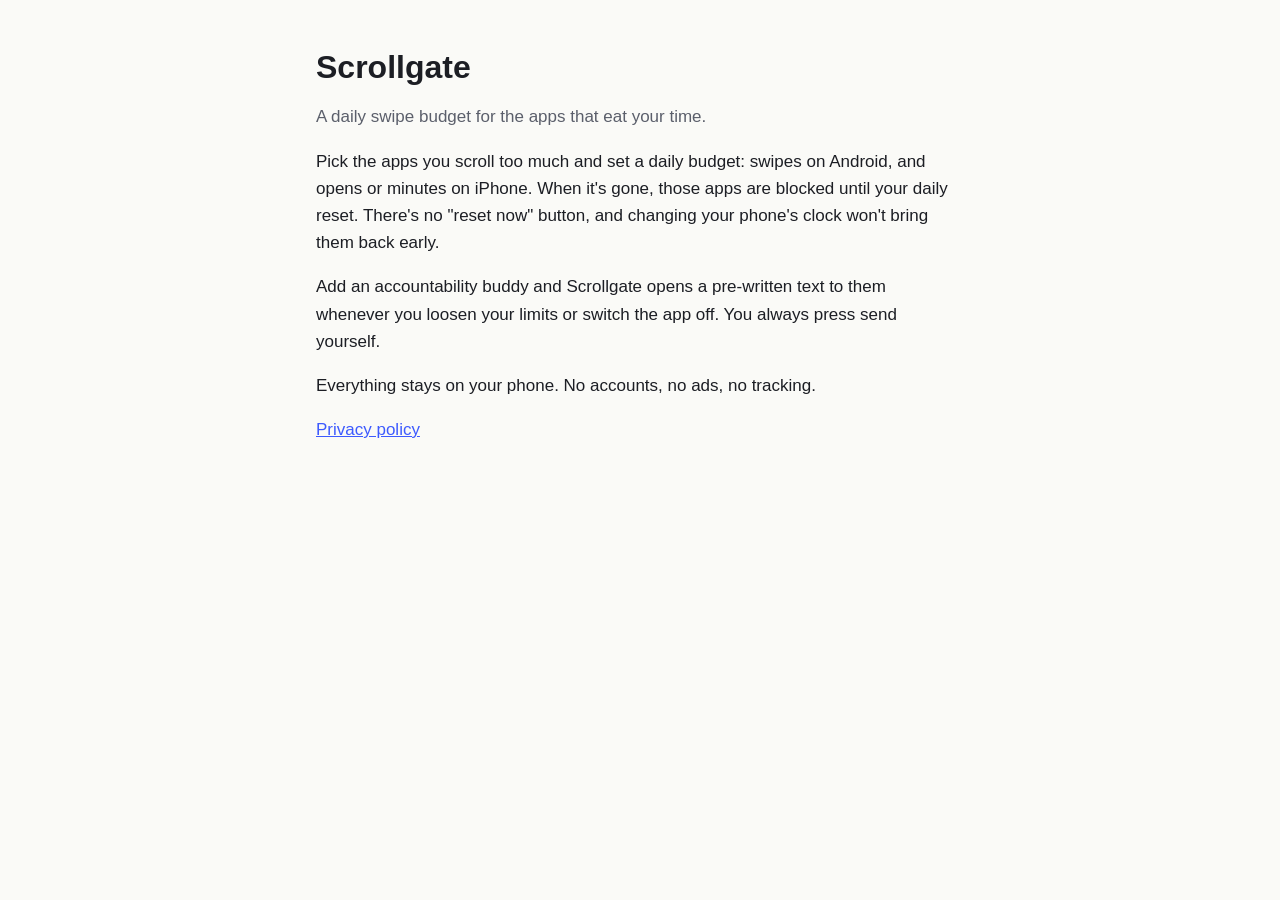
<file: index.html>
<!doctype html>
<html lang="en">
<head>
  <meta charset="utf-8">
  <meta name="viewport" content="width=device-width, initial-scale=1">
  <title>Scrollgate</title>
  <link rel="stylesheet" href="style.css">
</head>
<body>
<main>
  <h1>Scrollgate</h1>
  <p class="muted">A daily swipe budget for the apps that eat your time.</p>
  <p>Pick the apps you scroll too much and set a daily budget: swipes on Android, and opens or minutes on iPhone. When it's gone, those apps are blocked until your daily reset. There's no "reset now" button, and changing your phone's clock won't bring them back early.</p>
  <p>Add an accountability buddy and Scrollgate opens a pre-written text to them whenever you loosen your limits or switch the app off. You always press send yourself.</p>
  <p>Everything stays on your phone. No accounts, no ads, no tracking.</p>
  <p><a href="privacy.html">Privacy policy</a></p>
</main>
</body>
</html>
</file>
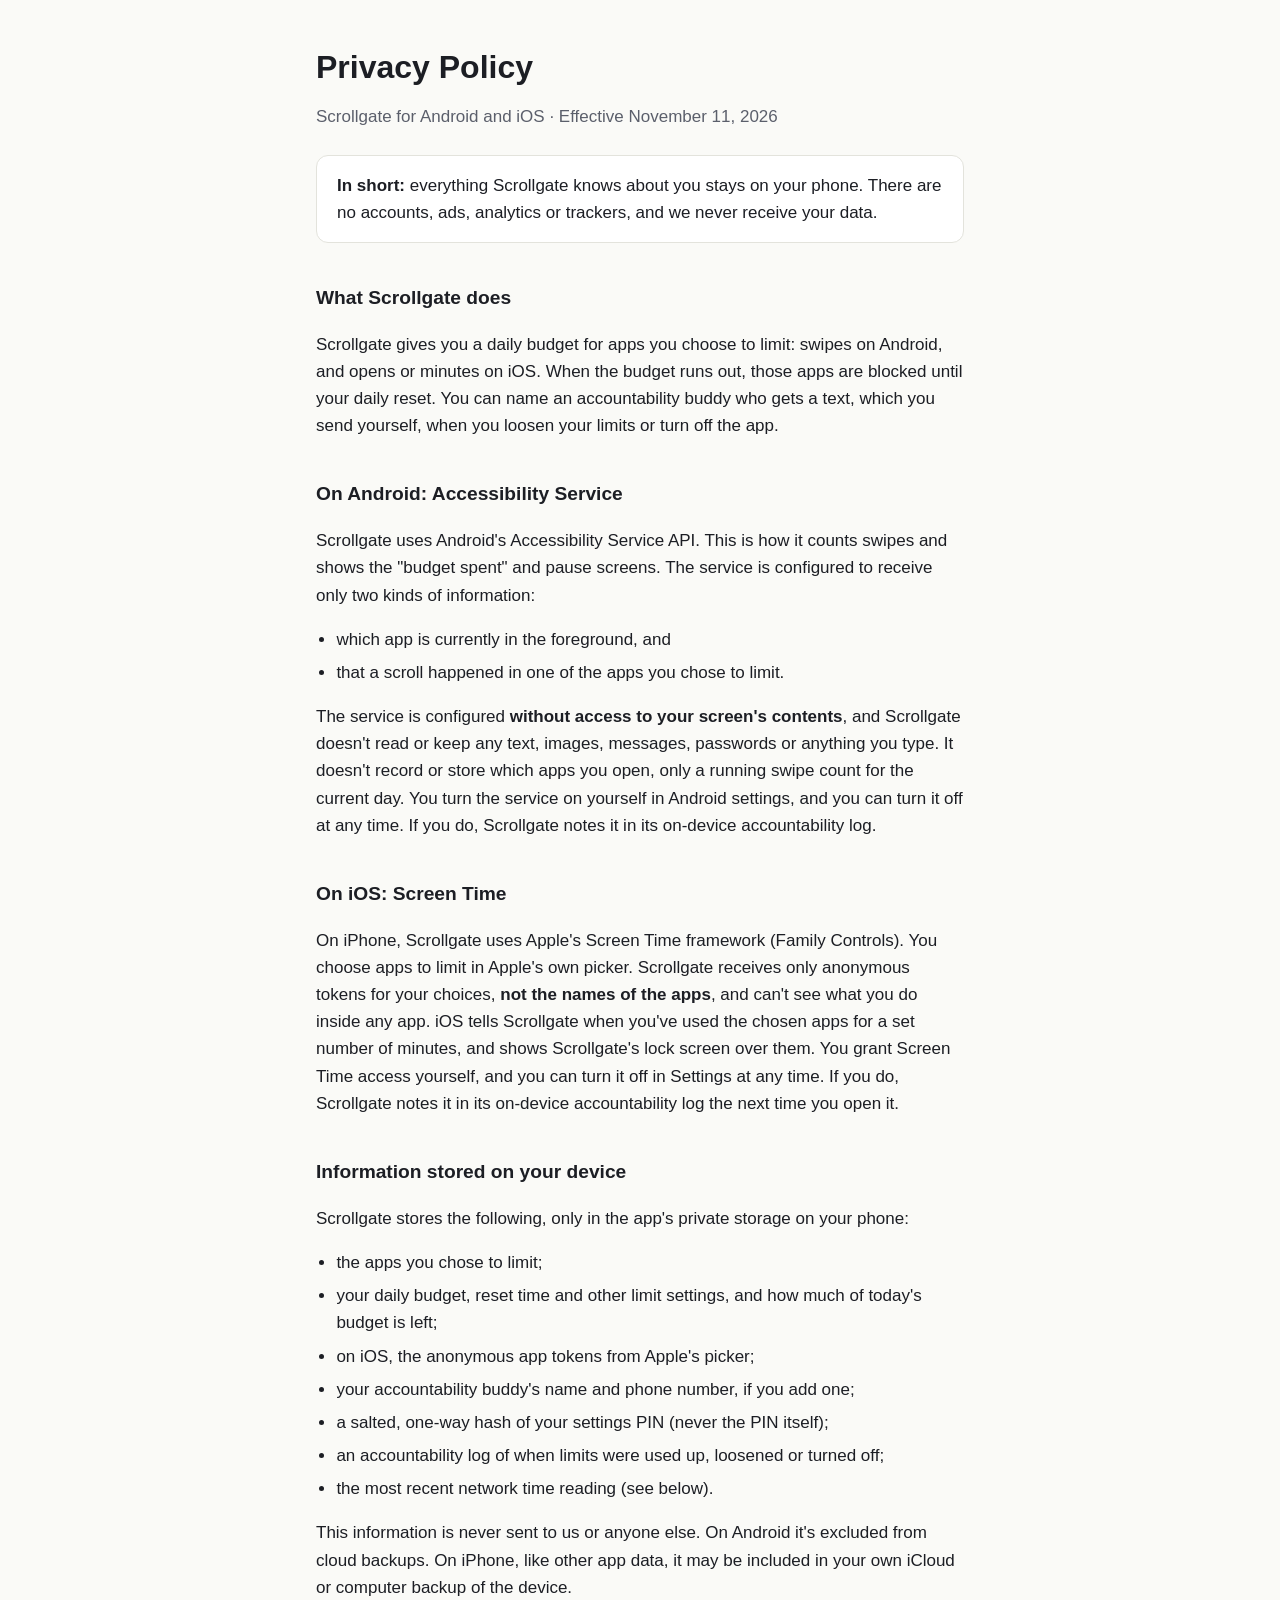
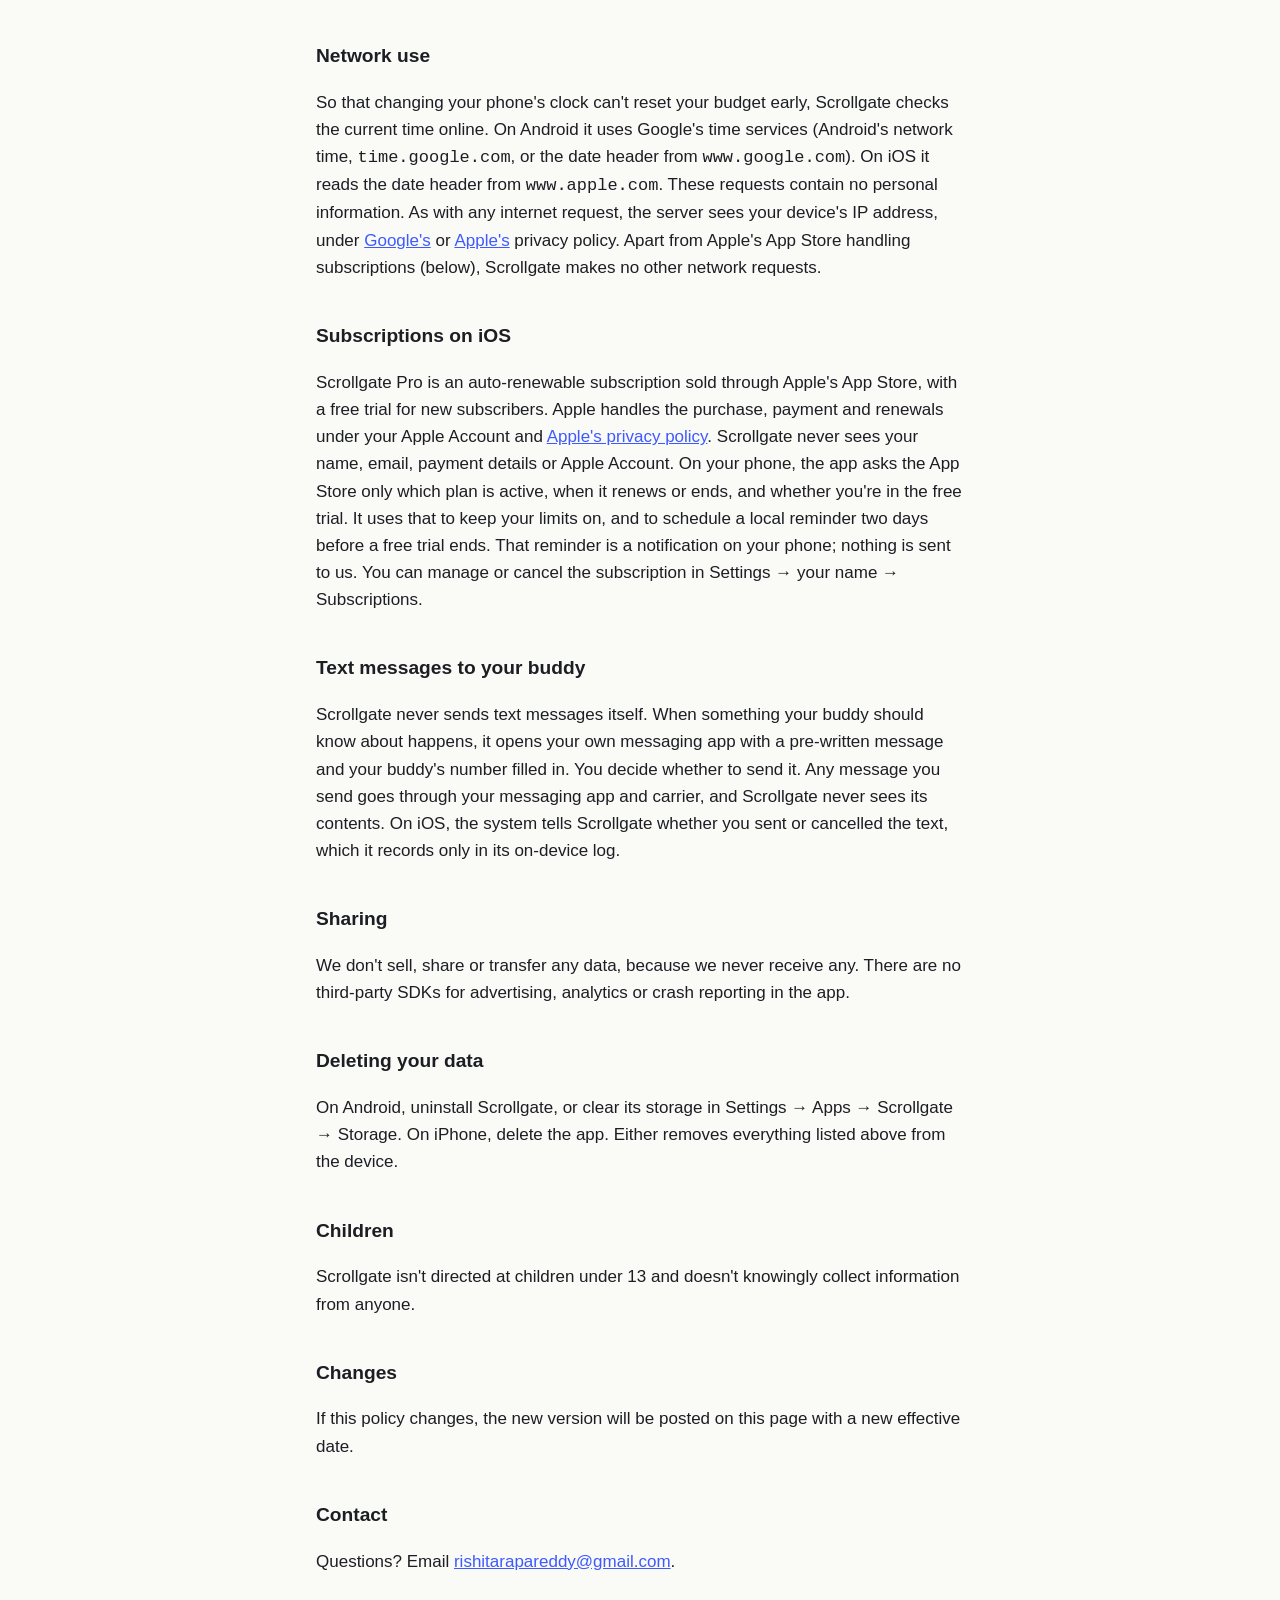
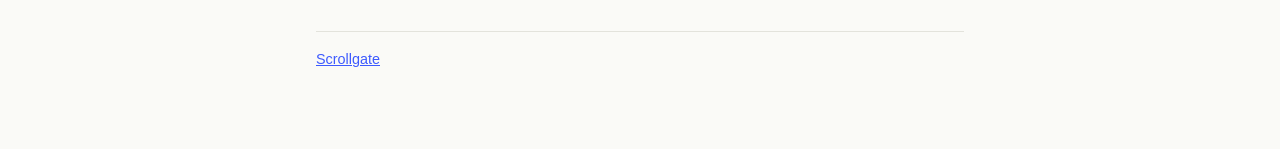
<file: privacy.html>
<!doctype html>
<html lang="en">
<head>
  <meta charset="utf-8">
  <meta name="viewport" content="width=device-width, initial-scale=1">
  <title>Scrollgate Privacy Policy</title>
  <link rel="stylesheet" href="style.css">
</head>
<body>
<main>
  <h1>Privacy Policy</h1>
  <p class="muted">Scrollgate for Android and iOS · Effective November 11, 2026</p>

  <div class="summary">
    <p><strong>In short:</strong> everything Scrollgate knows about you stays on your phone. There are no accounts, ads, analytics or trackers, and we never receive your data.</p>
  </div>

  <h2>What Scrollgate does</h2>
  <p>Scrollgate gives you a daily budget for apps you choose to limit: swipes on Android, and opens or minutes on iOS. When the budget runs out, those apps are blocked until your daily reset. You can name an accountability buddy who gets a text, which you send yourself, when you loosen your limits or turn off the app.</p>

  <h2>On Android: Accessibility Service</h2>
  <p>Scrollgate uses Android's Accessibility Service API. This is how it counts swipes and shows the "budget spent" and pause screens. The service is configured to receive only two kinds of information:</p>
  <ul>
    <li>which app is currently in the foreground, and</li>
    <li>that a scroll happened in one of the apps you chose to limit.</li>
  </ul>
  <p>The service is configured <strong>without access to your screen's contents</strong>, and Scrollgate doesn't read or keep any text, images, messages, passwords or anything you type. It doesn't record or store which apps you open, only a running swipe count for the current day. You turn the service on yourself in Android settings, and you can turn it off at any time. If you do, Scrollgate notes it in its on-device accountability log.</p>

  <h2>On iOS: Screen Time</h2>
  <p>On iPhone, Scrollgate uses Apple's Screen Time framework (Family Controls). You choose apps to limit in Apple's own picker. Scrollgate receives only anonymous tokens for your choices, <strong>not the names of the apps</strong>, and can't see what you do inside any app. iOS tells Scrollgate when you've used the chosen apps for a set number of minutes, and shows Scrollgate's lock screen over them. You grant Screen Time access yourself, and you can turn it off in Settings at any time. If you do, Scrollgate notes it in its on-device accountability log the next time you open it.</p>

  <h2>Information stored on your device</h2>
  <p>Scrollgate stores the following, only in the app's private storage on your phone:</p>
  <ul>
    <li>the apps you chose to limit;</li>
    <li>your daily budget, reset time and other limit settings, and how much of today's budget is left;</li>
    <li>on iOS, the anonymous app tokens from Apple's picker;</li>
    <li>your accountability buddy's name and phone number, if you add one;</li>
    <li>a salted, one-way hash of your settings PIN (never the PIN itself);</li>
    <li>an accountability log of when limits were used up, loosened or turned off;</li>
    <li>the most recent network time reading (see below).</li>
  </ul>
  <p>This information is never sent to us or anyone else. On Android it's excluded from cloud backups. On iPhone, like other app data, it may be included in your own iCloud or computer backup of the device.</p>

  <h2>Network use</h2>
  <p>So that changing your phone's clock can't reset your budget early, Scrollgate checks the current time online. On Android it uses Google's time services (Android's network time, <code>time.google.com</code>, or the date header from <code>www.google.com</code>). On iOS it reads the date header from <code>www.apple.com</code>. These requests contain no personal information. As with any internet request, the server sees your device's IP address, under <a href="https://policies.google.com/privacy">Google's</a> or <a href="https://www.apple.com/legal/privacy/">Apple's</a> privacy policy. Apart from Apple's App Store handling subscriptions (below), Scrollgate makes no other network requests.</p>

  <h2>Subscriptions on iOS</h2>
  <p>Scrollgate Pro is an auto-renewable subscription sold through Apple's App Store, with a free trial for new subscribers. Apple handles the purchase, payment and renewals under your Apple Account and <a href="https://www.apple.com/legal/privacy/">Apple's privacy policy</a>. Scrollgate never sees your name, email, payment details or Apple Account. On your phone, the app asks the App Store only which plan is active, when it renews or ends, and whether you're in the free trial. It uses that to keep your limits on, and to schedule a local reminder two days before a free trial ends. That reminder is a notification on your phone; nothing is sent to us. You can manage or cancel the subscription in Settings → your name → Subscriptions.</p>

  <h2>Text messages to your buddy</h2>
  <p>Scrollgate never sends text messages itself. When something your buddy should know about happens, it opens your own messaging app with a pre-written message and your buddy's number filled in. You decide whether to send it. Any message you send goes through your messaging app and carrier, and Scrollgate never sees its contents. On iOS, the system tells Scrollgate whether you sent or cancelled the text, which it records only in its on-device log.</p>

  <h2>Sharing</h2>
  <p>We don't sell, share or transfer any data, because we never receive any. There are no third-party SDKs for advertising, analytics or crash reporting in the app.</p>

  <h2>Deleting your data</h2>
  <p>On Android, uninstall Scrollgate, or clear its storage in Settings → Apps → Scrollgate → Storage. On iPhone, delete the app. Either removes everything listed above from the device.</p>

  <h2>Children</h2>
  <p>Scrollgate isn't directed at children under 13 and doesn't knowingly collect information from anyone.</p>

  <h2>Changes</h2>
  <p>If this policy changes, the new version will be posted on this page with a new effective date.</p>

  <h2>Contact</h2>
  <p>Questions? Email <a href="mailto:rishitarapareddy@gmail.com">rishitarapareddy@gmail.com</a>.</p>

  <footer class="muted"><a href="./">Scrollgate</a></footer>
</main>
</body>
</html>
</file>
<file: style.css>
:root {
  --bg: #fafaf7;
  --text: #1c1e24;
  --muted: #5b5f6b;
  --accent: #3d5afe;
  --rule: #e3e3dc;
  --card: #ffffff;
}
@media (prefers-color-scheme: dark) {
  :root {
    --bg: #121318;
    --text: #eceef3;
    --muted: #a3a8b5;
    --accent: #8c9eff;
    --rule: #2a2d36;
    --card: #1a1c23;
  }
}
* { box-sizing: border-box; }
body {
  margin: 0;
  background: var(--bg);
  color: var(--text);
  font: 17px/1.6 -apple-system, BlinkMacSystemFont, "Segoe UI", Roboto, sans-serif;
}
main { max-width: 680px; margin: 0 auto; padding: 48px 16px 80px; }
h1 { font-size: 2rem; line-height: 1.2; margin: 0 0 8px; }
h2 { font-size: 1.2rem; margin: 40px 0 8px; }
p, li { color: var(--text); }
.muted { color: var(--muted); }
a { color: var(--accent); }
ul { padding-left: 1.2em; }
li { margin: 6px 0; }
.summary {
  background: var(--card);
  border: 1px solid var(--rule);
  border-radius: 12px;
  padding: 16px 20px;
  margin: 24px 0;
}
.summary p { margin: 0; }
footer { margin-top: 56px; padding-top: 16px; border-top: 1px solid var(--rule); font-size: 0.9rem; }
</file>
